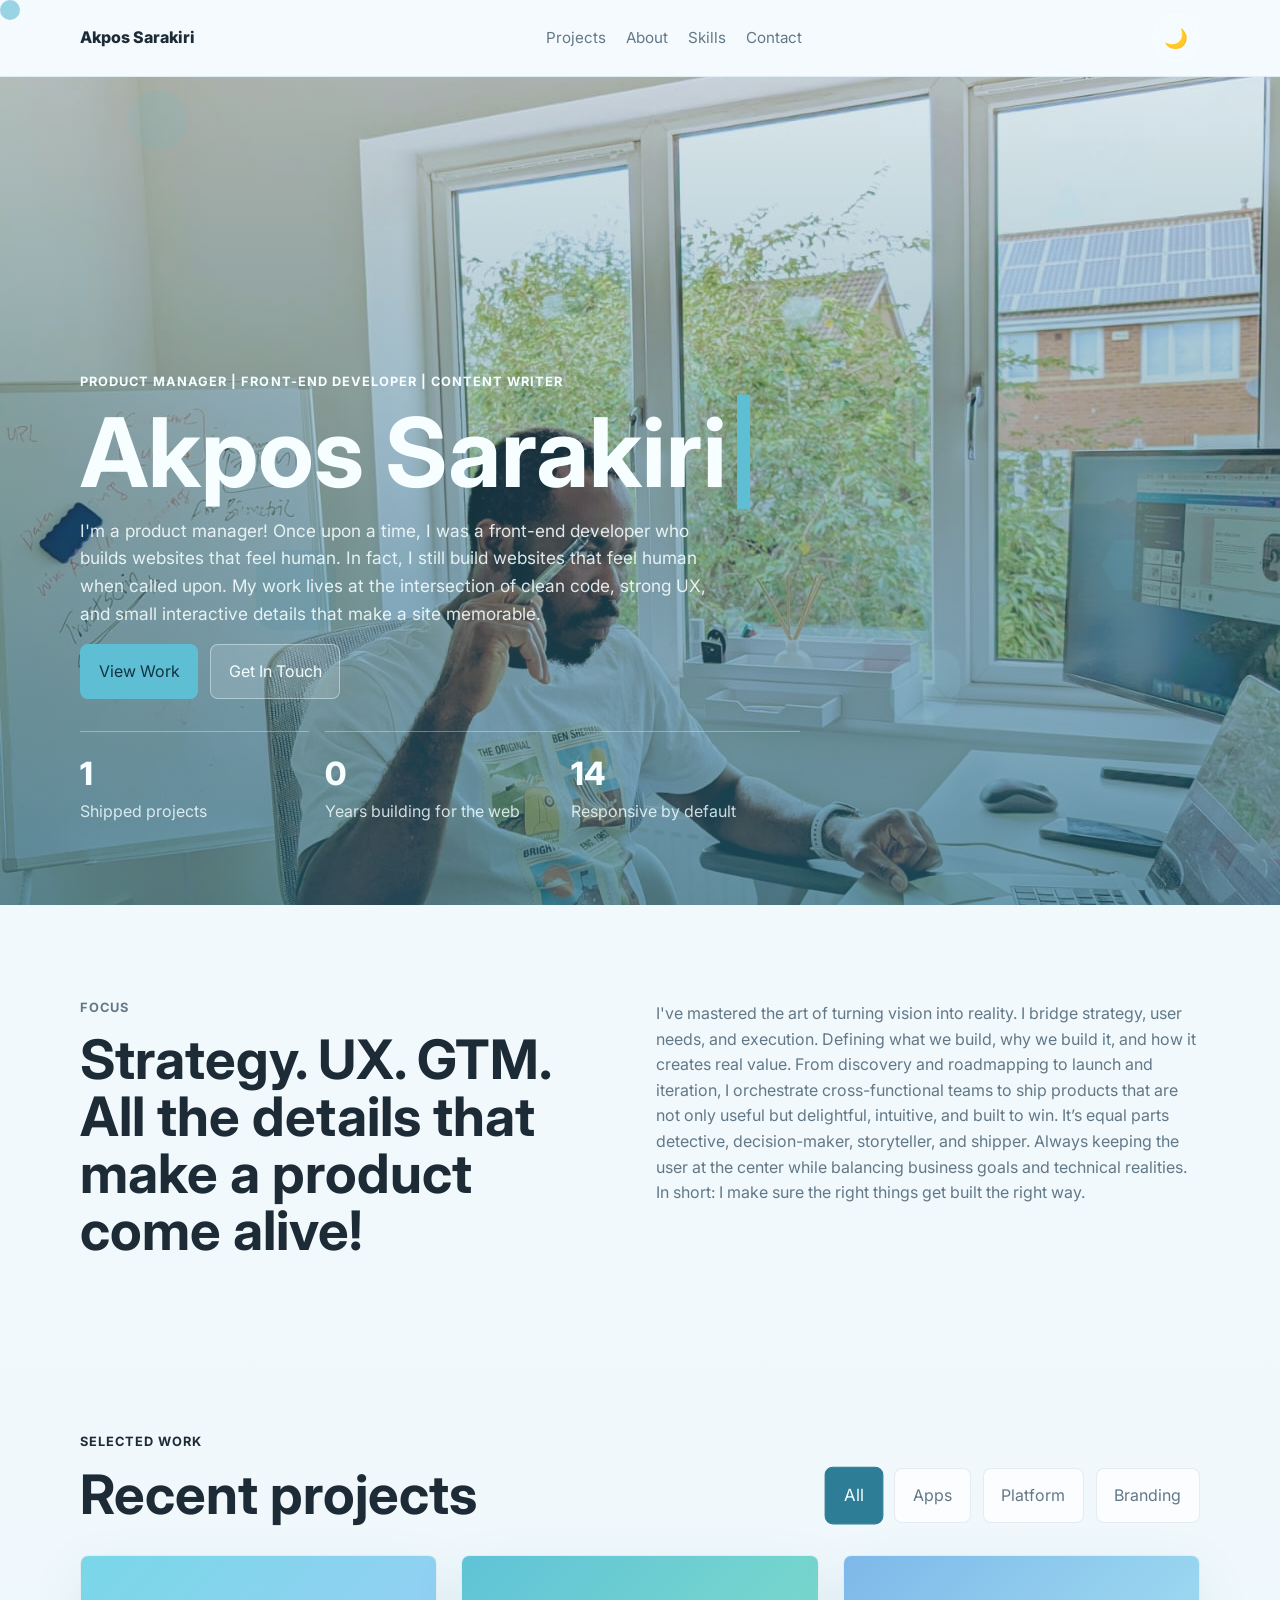
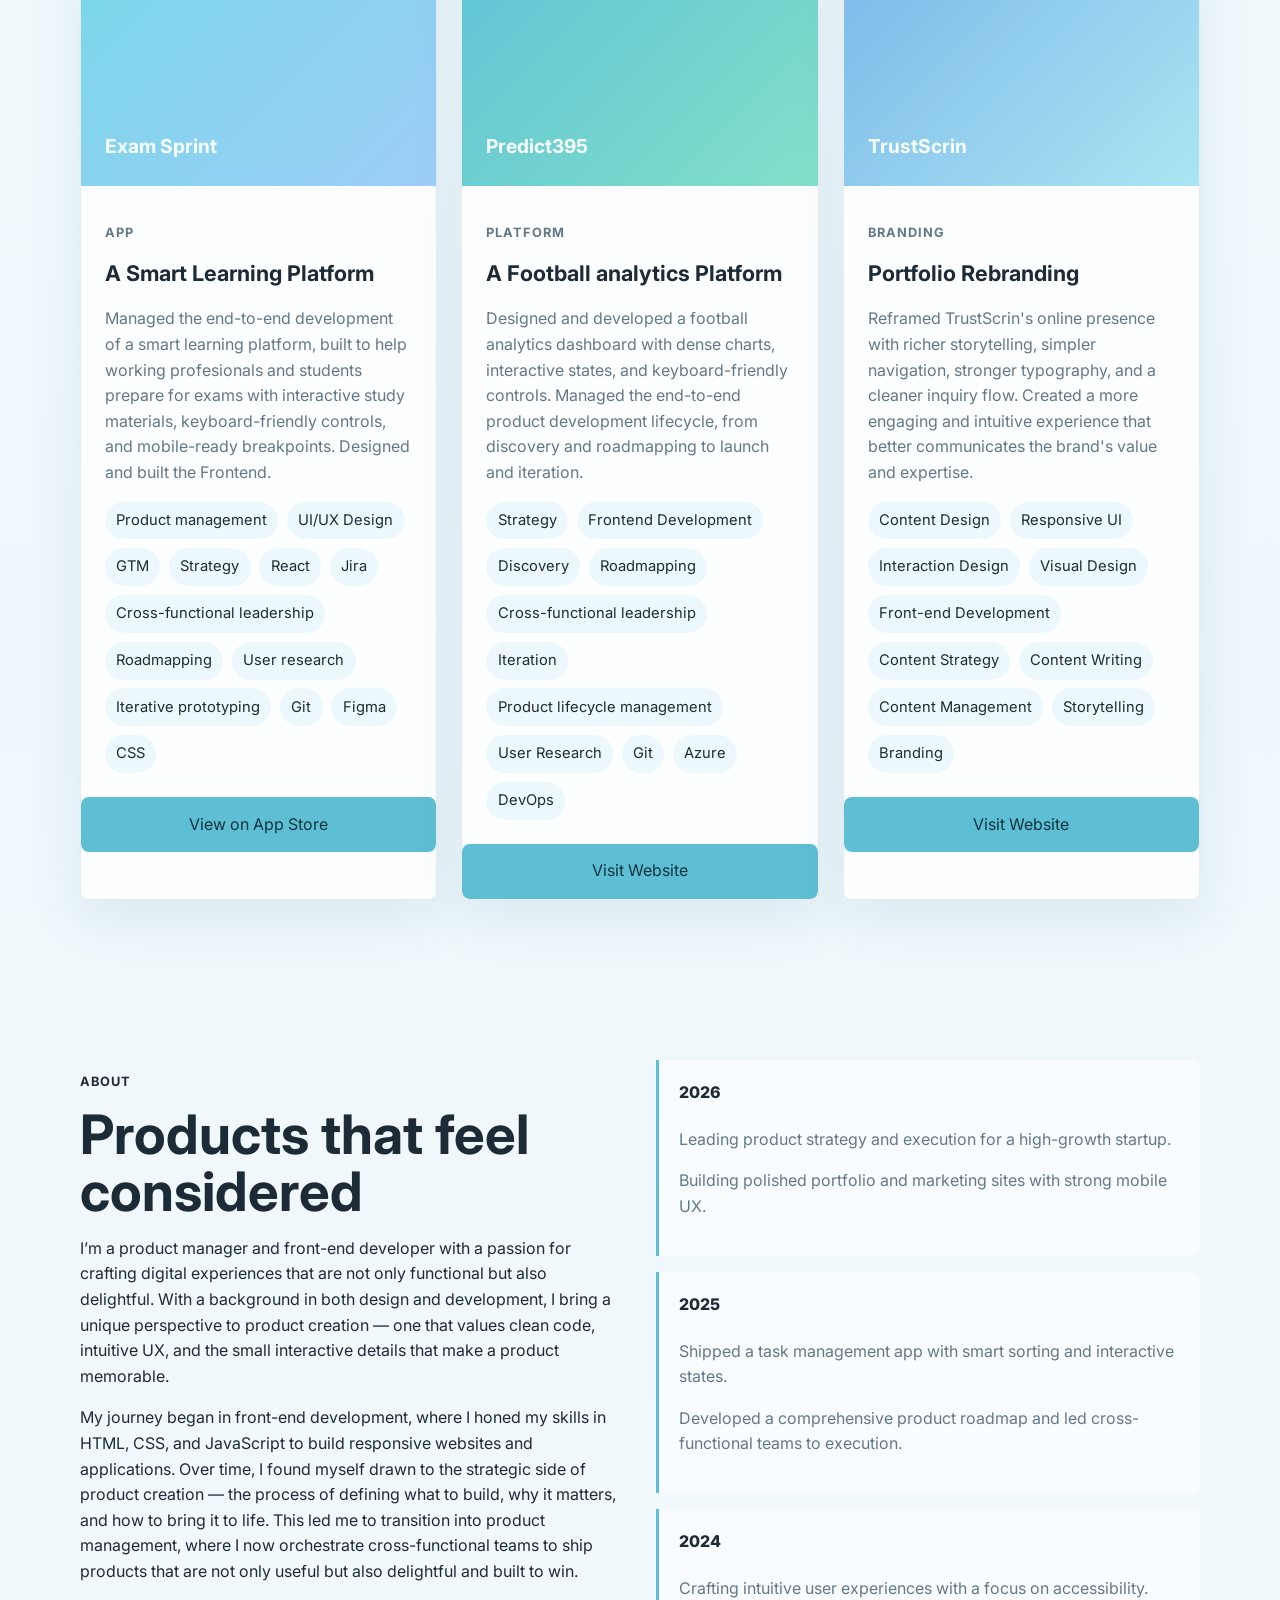
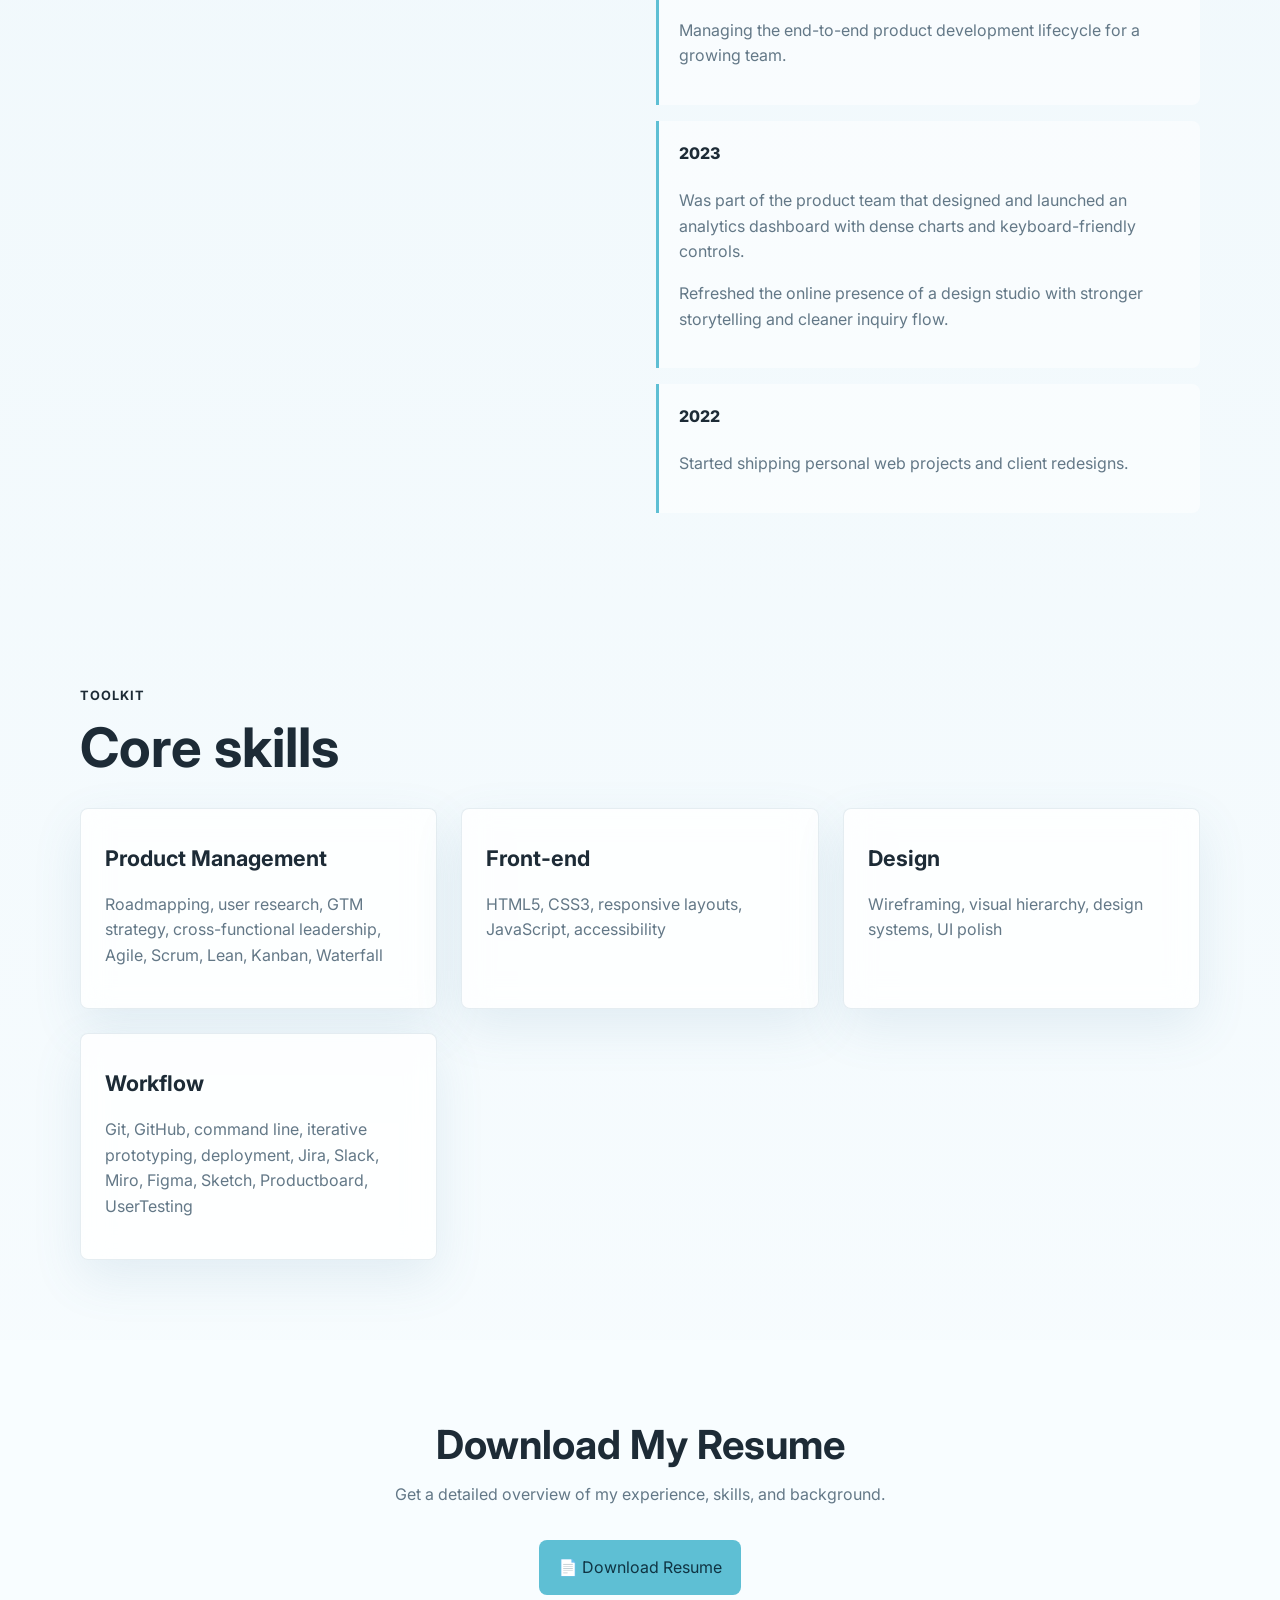
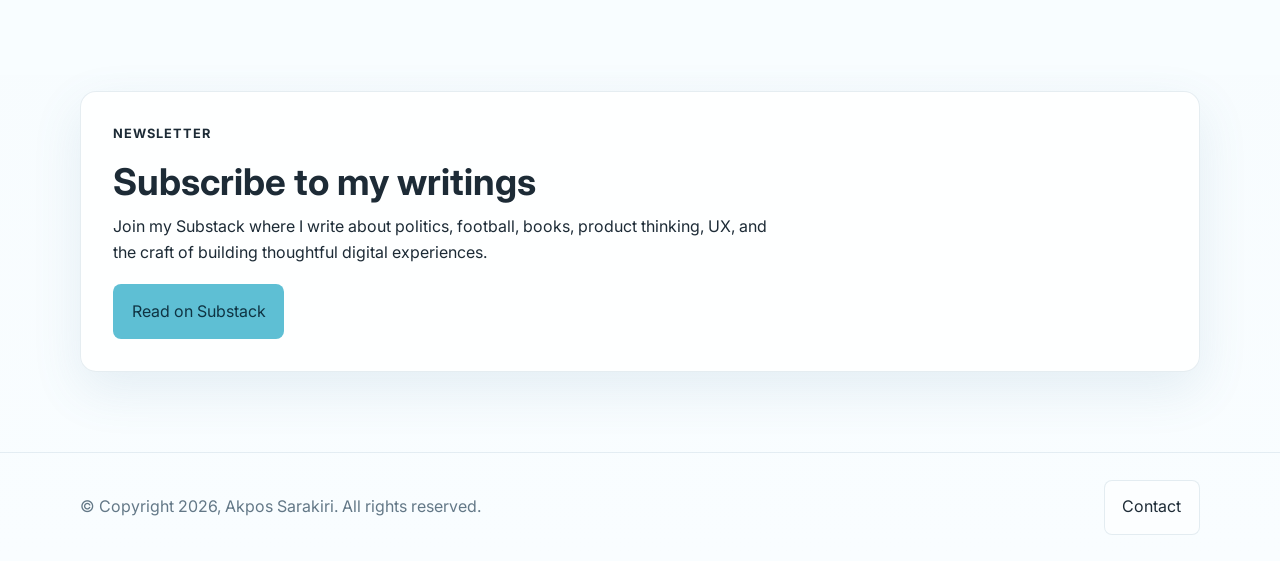
<file: index.html>
<!DOCTYPE html>
<html lang="en">
<head>
  <meta charset="UTF-8">
  <meta name="viewport" content="width=device-width, initial-scale=1.0">
  <title>Akpos Sarakiri</title>
  <link rel="preconnect" href="https://fonts.googleapis.com" />
  <link rel="preconnect" href="https://fonts.gstatic.com" crossorigin />
  <link
    href="https://fonts.googleapis.com/css2?family=Inter:wght@400;500;600;700;800&display=swap"
    rel="stylesheet"
  />
  <link rel="stylesheet" href="styles.css">
</head>
<body>
  <div class="floating-shapes">
    <div class="shape shape-1"></div>
    <div class="shape shape-2"></div>
    <div class="shape shape-3"></div>
    <div class="shape shape-4"></div>
    <div class="shape shape-5"></div>
  </div>

  <header class="site-header">
    <div class="container nav-shell">
      <a class="brand" href="index.html">Akpos Sarakiri</a>
      <nav class="site-nav" aria-label="Primary">
        <a href="#projects">Projects</a>
        <a href="#about">About</a>
        <a href="#skills">Skills</a>
        <a href="contact.html">Contact</a>
      </nav>
      <button class="theme-toggle" aria-label="Toggle theme">
        <span class="theme-icon">🌙</span>
      </button>
    </div>
  </header>

  <main>
    <section class="hero">
      <div class="hero-media">
        <img
          src="images/image1.jpeg"
          alt="Developer workspace with laptop, coffee, and code on screen"
        />
      </div>
      <div class="container hero-content">
        <p class="eyebrow">Product Manager | Front-End Developer | Content Writer</p>
        <h1>Akpos Sarakiri</h1>
        <p class="hero-copy">
          I'm a product manager! Once upon a time, I was a front-end developer who builds websites that feel
          human. In fact, I still build websites that feel
          human when called upon. My work lives at the intersection of clean code, strong UX,
          and small interactive details that make a site memorable. 
        </p>
        <div class="hero-actions">
          <a class="button primary" href="#projects">View Work</a>
          <a class="button secondary" href="contact.html">Get In Touch</a>
        </div>
        <dl class="hero-stats" aria-label="Career highlights">
          <div>
            <dt>12</dt>
            <dd>Shipped projects</dd>
          </div>
          <div>
            <dt>6</dt>
            <dd>Years building for the web</dd>
          </div>
          <div>
            <dt>100%</dt>
            <dd>Responsive by default</dd>
          </div>
        </dl>
      </div>
    </section>

    <section class="section">
      <div class="container highlights">
        <article>
          <p class="section-label">Focus</p>
          <h2>Strategy. UX. GTM.
            All the details that make a product come alive!
          </h2>
        </article>
        <article>
          <p>
            I've mastered the art of turning vision into reality.
            I bridge strategy, user needs, and execution. Defining what we build, 
            why we build it, and how it creates real value. From discovery and roadmapping to launch and iteration, 
            I orchestrate cross-functional teams to ship products that are not only useful but delightful, intuitive, and built to win.
            It’s equal parts detective, decision-maker, storyteller, and shipper. Always keeping the user at the 
            center while balancing business goals and technical realities.
            In short: I make sure the right things get built the right way.
          </p>
        </article>
      </div>
    </section>

    <section class="section" id="projects">
      <div class="container">
        <div class="section-heading">
          <div>
            <p class="section-label">Selected Work</p>
            <h2>Recent projects</h2>
          </div>
          <div class="filter-bar" aria-label="Project filters">
            <button class="filter-chip is-active" data-filter="all">All</button>
            <button class="filter-chip" data-filter="ui">Apps</button>
            <button class="filter-chip" data-filter="app">Platform</button>
            <button class="filter-chip" data-filter="branding">Branding</button>
          </div>
        </div>

        <div class="project-grid">
          <article class="project-card" data-category="ui">
            <div class="project-visual sunset">
              <span>Exam Sprint</span>
            </div>
            <div class="project-copy">
              <p class="project-tag">APP</p>
              <h3>A Smart Learning Platform</h3>
              <p>
                Managed the end-to-end development of a smart learning platform, 
                built to help working profesionals and students prepare for exams with interactive study materials,
                keyboard-friendly controls, and mobile-ready breakpoints. Designed and built the Frontend.
              </p>
              <ul class="meta-list">
                <li>Product management</li>
                <li>UI/UX Design</li>
                <li>GTM</li>
                <li>Strategy</li>
                <li>React</li>
                <li>Jira</li>
                <li>Cross-functional leadership</li>
                <li>Roadmapping</li>
                <li>User research</li>
                <li>Iterative prototyping</li>
                <li>Git</li>
                <li>Figma</li>
                <li>CSS</li>
              </ul>
            </div>
            <div> 
              <a href="https://apps.apple.com/app/id6741679938" target="_blank" rel="noopener noreferrer">
                <span class="button primary full-width">View on App Store</span></a>
            </div>
          </article>

          <article class="project-card" data-category="app">
            <div class="project-visual mint">
              <span>Predict395</span>
            </div>
            <div class="project-copy">
              <p class="project-tag">Platform</p>
              <h3>A Football analytics Platform</h3>
              <p>
                Designed and developed a football analytics dashboard with dense charts, 
                interactive states, and keyboard-friendly controls.
                Managed the end-to-end product development lifecycle,
                from discovery and roadmapping to launch and iteration.
              </p>
              <ul class="meta-list">
                <li>Strategy</li>
                <li>Frontend Development</li>
                <li>Discovery</li>
                <li>Roadmapping</li>
                <li>Cross-functional leadership</li>
                <li>Iteration</li>
                <li>Product lifecycle management</li>
                <li>User Research</li>
                <li>Git</li>
                <li>Azure</li>
                <li>DevOps</li>
              </ul>
            </div>
            <div> 
              <a href="https://predict395.com/" target="_blank" rel="noopener noreferrer">
                <span class="button primary full-width">Visit Website</span></a>
            </div>
          </article>

          <article class="project-card" data-category="branding">
            <div class="project-visual coral">
              <span>TrustScrin</span>
            </div>
            <div class="project-copy">
              <p class="project-tag">Branding</p>
              <h3>Portfolio Rebranding</h3>
              <p>
                Reframed TrustScrin's online presence with richer storytelling, simpler 
                navigation,
                stronger typography, and a cleaner inquiry flow. Created a more engaging and 
                intuitive experience that better communicates the brand's value and expertise.
              </p>
              <ul class="meta-list">
                <li>Content Design</li>
                <li>Responsive UI</li>
                <li>Interaction Design</li>
                <li>Visual Design</li>
                <li>Front-end Development</li>
                <li>Content Strategy</li>
                <li>Content Writing</li>
                <li>Content Management</li>
                <li>Storytelling</li>
                <li>Branding</li>
              </ul>
            </div>
            <div> 
              <a href="https://trustscrin.com/" target="_blank" rel="noopener noreferrer">
                <span class="button primary full-width">Visit Website</span></a>
            </div>
          </article>
        </div>
      </div>
    </section>

    <section class="section" id="about">
      <div class="container split-layout">
        <article>
          <p class="section-label">About</p>
          <h2>Products that feel considered</h2>
          <p>
            I’m a product manager and front-end developer with a passion for
            crafting digital experiences that are not only functional but also
            delightful. With a background in both design and development, I
            bring a unique perspective to product creation — one that values
            clean code, intuitive UX, and the small interactive details that
            make a product memorable.
          </p>
          <p>
            My journey began in front-end development, where I honed my skills
            in HTML, CSS, and JavaScript to build responsive websites and
            applications. Over time, I found myself drawn to the strategic side
            of product creation — the process of defining what to build, why it
            matters, and how to bring it to life. This led me to transition into
            product management, where I now orchestrate cross-functional teams to
            ship products that are not only useful but also delightful and built
            to win.
          </p>
        </article>

        <article class="timeline">
          <div>
            <span>2026</span>
            <p>Leading product strategy and execution for a high-growth startup.</p>
            <p>Building polished portfolio and marketing sites with strong mobile UX.</p>
          </div>
          <div>
            <span>2025</span>
            <p>Shipped a task management app with smart sorting and interactive states.</p>
            <p>Developed a comprehensive product roadmap and led cross-functional teams to execution.</p>
          </div>
          <div>
            <span>2024</span>
            <p>Crafting intuitive user experiences with a focus on accessibility.</p>
            <p>Managing the end-to-end product development lifecycle for a growing team.</p>
          </div>
          <div>
            <span>2023</span>
            <p>Was part of the product team that designed and launched an analytics dashboard with dense charts and keyboard-friendly controls.</p>
            <p>Refreshed the online presence of a design studio with stronger storytelling and cleaner inquiry flow.</p>
          </div>
          <div>
            <span>2022</span>
            <p>Started shipping personal web projects and client redesigns.</p>
          </div>
        </article>
      </div>
    </section>

    <section class="section" id="skills">
      <div class="container">
        <div class="section-heading">
          <div>
            <p class="section-label">Toolkit</p>
            <h2>Core skills</h2>
          </div>
        </div>
        <div class="skills-grid">
          <article>
            <h3>Product Management</h3>
            <p>Roadmapping, user research, GTM strategy, cross-functional leadership, Agile, Scrum, Lean, Kanban, Waterfall</p>
          </article>
          <article>
            <h3>Front-end</h3>
            <p>HTML5, CSS3, responsive layouts, JavaScript, accessibility</p>
          </article>
          <article>
            <h3>Design</h3>
            <p>Wireframing, visual hierarchy, design systems, UI polish</p>
          </article>
          <article>
            <h3>Workflow</h3>
            <p>Git, GitHub, command line, iterative prototyping, deployment, Jira, Slack, Miro, Figma, Sketch, Productboard, UserTesting</p>
          </article>
        </div>
      </div>
    </section>

    <section class="section resume-section">
        <div class="container">
          <div class="resume-content">
            <h2>Download My Resume</h2>
            <p>Get a detailed overview of my experience, skills, and background.</p>
            <a class="button primary" href="https://1drv.ms/w/c/75dd874f5d4f0aeb/IQAN1BbffkNaRaN0YZNN8vuVAbMzT3LTX6f__LPYfrkF7ro?e=xX52eF" target="_blank" rel="noopener noreferrer" download>
              <span>📄 Download Resume</span>
            </a>
          </div>
        </div>
      </section>

      <section class="section newsletter-section" aria-labelledby="newsletter-heading">
    <div class="container">
      <article class="newsletter-card">
        <p class="section-label">Newsletter</p>
        <h2 id="newsletter-heading">Subscribe to my writings</h2>
        <p>
          Join my Substack where I write about politics, football, books, product thinking, UX, and the craft of building thoughtful digital experiences.
        </p>
        <a class="button primary" href="https://akpossarakiri.substack.com/" target="_blank" rel="noopener noreferrer">
          Read on Substack
        </a>
      </article>
    </div>
  </section>

  </main>

  <footer class="site-footer">
    <div class="container footer-shell">
      <div>
        <p>&copy; Copyright 2026, Akpos Sarakiri. All rights reserved.</p>
      </div>
      <a class="button tertiary" href="contact.html">Contact</a>
    </div>
  </footer>

  <button class="back-to-top" aria-label="Back to top">
    <span>↑</span>
  </button>

  <script src="script.js"></script>
</body>
</html>
</file>
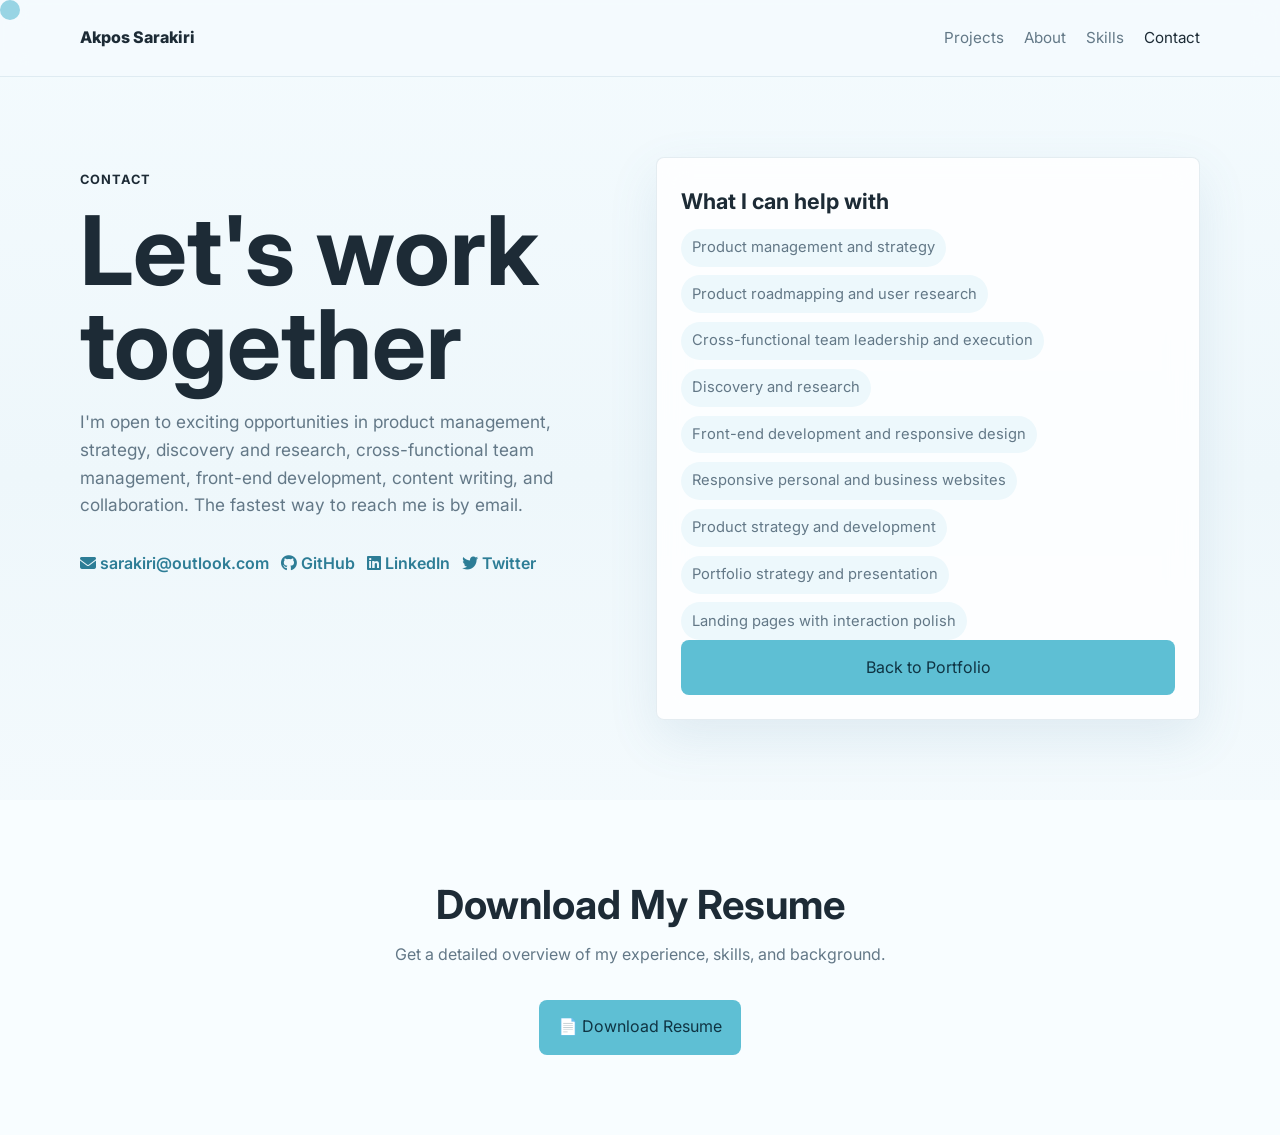
<file: contact.html>
<!DOCTYPE html>
<html lang="en">
  <head>
    <meta charset="UTF-8" />
    <meta name="viewport" content="width=device-width, initial-scale=1.0" />
    <title>Contact | Akpos Sarakiri</title>
    <meta
      name="description"
      content="Contact Akpos Sarakiri for front-end development, portfolio design, and web UI work."
    />
    <link rel="preconnect" href="https://fonts.googleapis.com" />
    <link rel="preconnect" href="https://fonts.gstatic.com" crossorigin />
    <link
      href="https://fonts.googleapis.com/css2?family=Inter:wght@400;500;600;700;800&display=swap"
      rel="stylesheet"
    />
    <link rel="stylesheet" href="https://cdnjs.cloudflare.com/ajax/libs/font-awesome/6.4.0/css/all.min.css" />
    <link rel="stylesheet" href="styles.css" />
  </head>
  <body>
    <header class="site-header">
      <div class="container nav-shell">
        <a class="brand" href="index.html">Akpos Sarakiri</a>
        <nav class="site-nav" aria-label="Primary">
          <a href="index.html#projects">Projects</a>
          <a href="index.html#about">About</a>
          <a href="index.html#skills">Skills</a>
          <a href="contact.html" aria-current="page">Contact</a>
        </nav>
      </div>
    </header>

    <main class="contact-main">
      <section class="section">
        <div class="container contact-layout">
          <article>
            <p class="section-label">Contact</p>
            <h1>Let's work together</h1>
            <p class="contact-copy">
              I'm open to exciting opportunities in product management, strategy, discovery and research, 
              cross-functional team management, front-end development, content writing, and collaboration. The fastest way to reach me is by email.
            </p>
            <div class="contact-list">
              <a href="mailto:sarakiri@outlook.com"><i class="fas fa-envelope"></i> sarakiri@outlook.com</a>
              <a href="https://github.com/sarakiriakpos" target="_blank" rel="noopener noreferrer"><i class="fab fa-github"></i> GitHub</a>
              <a href="https://www.linkedin.com/in/akpoezoukumor-sarakiri-20a10b51/" target="_blank" rel="noopener noreferrer"><i class="fab fa-linkedin"></i> LinkedIn</a>
              <a href="https://twitter.com/Sarak_AK47" target="_blank" rel="noopener noreferrer"><i class="fab fa-twitter"></i> Twitter</a>
            </div>
          </article>

          <aside class="contact-panel">
            <h2>What I can help with</h2>
            <ul class="contact-points">
              <li>Product management and strategy</li>
              <li>Product roadmapping and user research</li>
              <li>Cross-functional team leadership and execution</li>
              <li>Discovery and research</li>
              <li>Front-end development and responsive design</li>
              <li>Responsive personal and business websites</li>
              <li>Product strategy and development</li>
              <li>Portfolio strategy and presentation</li>
              <li>Landing pages with interaction polish</li>
            </ul>
            <a class="button primary full-width" href="index.html">Back to Portfolio</a>
          </aside>
        </div>
      </section>

      <section class="section resume-section">
        <div class="container">
          <div class="resume-content">
            <h2>Download My Resume</h2>
            <p>Get a detailed overview of my experience, skills, and background.</p>
            <a class="button primary" href="https://1drv.ms/w/c/75dd874f5d4f0aeb/IQAN1BbffkNaRaN0YZNN8vuVAbMzT3LTX6f__LPYfrkF7ro?e=xX52eF" target="_blank" rel="noopener noreferrer" download>
              <span>📄 Download Resume</span>
            </a>
          </div>
        </div>
      </section>
    </main>
    <script src="script.js"></script>
  </body>
</html>
</file>
<file: styles.css>
:root {
  --bg: #eef7fb;
  --surface: #f8fdff;
  --surface-strong: rgba(255, 255, 255, 0.82);
  --text: #1d2b36;
  --muted: #637887;
  --border: rgba(78, 126, 154, 0.14);
  --accent: #5ebfd4;
  --accent-deep: #2d7d96;
  --accent-soft: #9ee3ef;
  --shadow: 0 18px 50px rgba(83, 133, 163, 0.12);
}

*,
*::before,
*::after {
  box-sizing: border-box;
}

html {
  scroll-behavior: smooth;
}

body {
  margin: 0;
  font-family: "Inter", sans-serif;
  background: var(--bg);
  color: var(--text);
  line-height: 1.6;
  background-image: linear-gradient(180deg, #f4fbfe 0%, #eef7fb 42%, #f9fdff 100%);
}

img {
  display: block;
  max-width: 100%;
}

a {
  color: inherit;
  text-decoration: none;
}

button,
input,
textarea {
  font: inherit;
}

.container {
  width: min(1120px, calc(100% - 2rem));
  margin: 0 auto;
}

.site-header {
  position: sticky;
  top: 0;
  z-index: 20;
  -webkit-backdrop-filter: blur(12px);
  backdrop-filter: blur(12px);
  background: rgba(244, 251, 254, 0.8);
  border-bottom: 1px solid rgba(78, 126, 154, 0.12);
}

.nav-shell,
.footer-shell {
  display: flex;
  align-items: center;
  justify-content: space-between;
  gap: 1rem;
  min-height: 76px;
}

.brand,
.footer-name,
h1,
h2,
h3,
dt {
  letter-spacing: 0;
}

.brand {
  font-size: 1rem;
  font-weight: 800;
}

.site-nav {
  display: flex;
  flex-wrap: wrap;
  gap: 1.25rem;
}

.site-nav a {
  color: var(--muted);
  font-size: 0.95rem;
}

.site-nav a[aria-current="page"],
.site-nav a:hover,
.site-nav a:focus-visible {
  color: var(--text);
}

.hero {
  position: relative;
  min-height: 92vh;
  display: flex;
  align-items: end;
  overflow: hidden;
}

.hero::after {
  content: "";
  position: absolute;
  inset: 0;
  background:
    linear-gradient(180deg, rgba(134, 216, 232, 0.12), rgba(45, 125, 150, 0.5)),
    linear-gradient(0deg, rgba(16, 43, 58, 0.28), rgba(16, 43, 58, 0.08));
}

.hero-media {
  position: absolute;
  inset: 0;
}

.hero-media img {
  width: 100%;
  height: 100%;
  object-fit: cover;
}

.hero-content {
  position: relative;
  z-index: 1;
  color: #f6feff;
  padding: 9rem 0 4rem;
}

.contact-section {
  position: relative;
  min-height: 80vh;
  display: flex;
  align-items: center;
  overflow: hidden;
  padding: 0;
}

.contact-section::after {
  content: "";
  position: absolute;
  inset: 0;
  background:
    linear-gradient(180deg, rgba(134, 216, 232, 0.12), rgba(45, 125, 150, 0.5)),
    linear-gradient(0deg, rgba(16, 43, 58, 0.28), rgba(16, 43, 58, 0.08));
}

.contact-media {
  position: absolute;
  inset: 0;
}

.contact-media img {
  width: 100%;
  height: 100%;
  object-fit: cover;
}

.contact-content {
  position: relative;
  z-index: 1;
  color: #f6feff;
  text-align: center;
}

.eyebrow,
.section-label,
.project-tag {
  text-transform: uppercase;
  font-size: 0.8rem;
  font-weight: 700;
  letter-spacing: 0.08em;
}

.hero h1,
.contact-layout h1 {
  font-size: clamp(3rem, 8vw, 6rem);
  line-height: 0.98;
  margin: 0 0 1rem;
}

.hero-copy,
.contact-copy {
  max-width: 640px;
  font-size: 1.08rem;
}

.hero-copy {
  color: rgba(246, 254, 255, 0.88);
}

.contact-copy {
  color: var(--muted);
}

.contact-form {
  display: flex;
  flex-direction: column;
  gap: 1rem;
  max-width: 600px;
  margin: 2rem auto 0;
}

.contact-form input,
.contact-form textarea {
  padding: 0.85rem 1rem;
  border: 1px solid rgba(244, 254, 255, 0.42);
  border-radius: 8px;
  background: rgba(248, 253, 255, 0.14);
  color: #f6feff;
  font-size: 1rem;
}

.contact-form input::placeholder,
.contact-form textarea::placeholder {
  color: rgba(244, 254, 255, 0.6);
}

.contact-form textarea {
  min-height: 150px;
  resize: vertical;
}

.contact-form button {
  align-self: center;
  margin-top: 1rem;
}

.hero-actions,
.filter-bar,
.contact-list {
  display: flex;
  flex-wrap: wrap;
  gap: 0.75rem;
}

.button,
.filter-chip {
  display: inline-flex;
  align-items: center;
  justify-content: center;
  min-height: 48px;
  padding: 0.85rem 1.1rem;
  border-radius: 8px;
  border: 1px solid transparent;
  transition: transform 160ms ease, background-color 160ms ease, color 160ms ease,
    border-color 160ms ease;
}

.button:hover,
.button:focus-visible,
.filter-chip:hover,
.filter-chip:focus-visible {
  transform: translateY(-1px);
}

.primary {
  background: var(--accent);
  color: #0f3443;
}

.secondary {
  background: rgba(248, 253, 255, 0.14);
  color: #f4feff;
  border-color: rgba(244, 254, 255, 0.42);
}

.tertiary {
  background: rgba(255, 255, 255, 0.5);
  border-color: var(--border);
}

.hero-stats {
  display: grid;
  grid-template-columns: repeat(3, minmax(0, 1fr));
  gap: 1rem;
  margin-top: 2rem;
  max-width: 720px;
}

.hero-stats div {
  padding-top: 1rem;
  border-top: 1px solid rgba(244, 254, 255, 0.34);
  transition: all 0.3s ease;
  cursor: pointer;
}

.hero-stats div:hover {
  transform: translateY(-5px);
  border-top-color: var(--accent);
}

.hero-stats div:hover dt {
  animation: pulse 0.6s ease-in-out;
}

@keyframes pulse {
  0% { transform: scale(1); }
  50% { transform: scale(1.1); }
  100% { transform: scale(1); }
}

.hero-stats dt {
  font-size: 2rem;
  font-weight: 800;
}

.hero-stats dd {
  margin: 0;
  color: rgba(244, 254, 255, 0.82);
}

.section {
  padding: 5rem 0;
}

.highlights,
.split-layout,
.contact-layout {
  display: grid;
  grid-template-columns: repeat(2, minmax(0, 1fr));
  gap: 2rem;
  align-items: start;
}

.section-heading {
  display: flex;
  align-items: end;
  justify-content: space-between;
  gap: 1.5rem;
  margin-bottom: 2rem;
}

.section h2 {
  margin: 0.25rem 0 0;
  font-size: clamp(2rem, 5vw, 3.4rem);
  line-height: 1.05;
}

.filter-chip {
  background: rgba(255, 255, 255, 0.75);
  border-color: var(--border);
  cursor: pointer;
  color: var(--muted);
}

.filter-chip.is-active {
  background: var(--accent-deep);
  color: #f5feff;
  border-color: var(--accent-deep);
}

.project-grid,
.skills-grid {
  display: grid;
  grid-template-columns: repeat(3, minmax(0, 1fr));
  gap: 1.5rem;
}

.project-card,
.skills-grid article,
.contact-panel {
  background: var(--surface-strong);
  border: 1px solid var(--border);
  border-radius: 8px;
  overflow: hidden;
  box-shadow: var(--shadow);
  -webkit-backdrop-filter: blur(14px);
  backdrop-filter: blur(14px);
}

.project-card.is-hidden {
  display: none;
}

.project-visual {
  min-height: 230px;
  padding: 1.5rem;
  display: flex;
  align-items: end;
  font-size: 1.2rem;
  font-weight: 700;
  color: #f8feff;
}

.sunset {
  background: linear-gradient(135deg, #79d7e8, #9dcdf8);
}

.mint {
  background: linear-gradient(135deg, #60c3d7, #82e0c8);
}

.coral {
  background: linear-gradient(135deg, #7eb8ea, #a8e6f2);
}

.project-copy,
.skills-grid article,
.contact-panel {
  padding: 1.5rem;
}

.project-copy h3,
.skills-grid h3,
.contact-panel h2 {
  margin: 0.5rem 0;
  font-size: 1.35rem;
}

.meta-list,
.contact-points {
  display: flex;
  flex-wrap: wrap;
  gap: 0.55rem;
  list-style: none;
  padding: 0;
  margin: 1rem 0 0;
}

.meta-list li,
.contact-points li {
  padding: 0.45rem 0.7rem;
  border-radius: 999px;
  background: #edf8fc;
  font-size: 0.92rem;
  transition: all 0.2s ease;
  cursor: pointer;
}

.meta-list li:hover,
.contact-points li:hover {
  transform: scale(1.1);
  background: var(--accent);
  color: #0f3443;
  box-shadow: 0 4px 12px rgba(94, 191, 212, 0.3);
}

.timeline {
  display: grid;
  gap: 1rem;
}

.timeline div {
  padding: 1.25rem;
  border-left: 3px solid var(--accent);
  background: rgba(255, 255, 255, 0.52);
  border-radius: 0 8px 8px 0;
}

.timeline span {
  display: inline-block;
  margin-bottom: 0.35rem;
  font-weight: 800;
}

.skills-grid article p,
.project-copy p,
.timeline p,
.highlights p,
.contact-panel li,
.site-footer p {
  color: var(--muted);
}

.site-footer {
  padding: 1rem 0;
  border-top: 1px solid rgba(78, 126, 154, 0.12);
}

.newsletter-section {
  padding-top: 1rem;
}

.newsletter-card {
  padding: 2rem;
  background: var(--surface-strong);
  border: 1px solid var(--border);
  border-radius: 16px;
  box-shadow: var(--shadow);
  -webkit-backdrop-filter: blur(14px);
  backdrop-filter: blur(14px);
}

.newsletter-card h2 {
  margin: 0.35rem 0 0.75rem;
  font-size: clamp(1.6rem, 3vw, 2.3rem);
}

.newsletter-card p {
  margin: 0 0 1.2rem;
  max-width: 680px;
}

/* Interactive Elements */
.mouse-follower {
  position: fixed;
  width: 20px;
  height: 20px;
  background: var(--accent);
  border-radius: 50%;
  pointer-events: none;
  z-index: 9999;
  opacity: 0.6;
  transition: transform 0.1s ease;
  mix-blend-mode: multiply;
}

.scroll-progress {
  position: fixed;
  top: 0;
  left: 0;
  height: 4px;
  background: linear-gradient(90deg, var(--accent), var(--accent-deep));
  z-index: 1000;
  transition: width 0.1s ease;
}

/* Scroll Animations */
.section,
.project-card,
.skills-grid article,
.timeline div {
  opacity: 0;
  transform: translateY(30px);
  transition: opacity 0.8s ease, transform 0.8s ease;
}

.section.animate-in,
.project-card.animate-in,
.skills-grid article.animate-in,
.timeline div.animate-in {
  opacity: 1;
  transform: translateY(0);
}

/* Enhanced Project Card Hover Effects */
.project-card {
  transition: transform 0.3s ease, box-shadow 0.3s ease, border-color 0.3s ease;
  cursor: pointer;
}

.project-card:hover {
  border-color: var(--accent);
}

/* Button hover enhancements */
.button:hover {
  transform: translateY(-2px);
  box-shadow: 0 8px 25px rgba(94, 191, 212, 0.3);
}

.primary:hover {
  background: var(--accent-deep);
}

.secondary:hover {
  background: rgba(248, 253, 255, 0.25);
  border-color: rgba(244, 254, 255, 0.6);
}

/* Timeline interactive elements */
.timeline div {
  transition: all 0.3s ease;
  cursor: pointer;
}

.timeline div:hover {
  background: rgba(255, 255, 255, 0.8);
  border-left-color: var(--accent-deep);
  transform: translateX(8px);
}

/* Skills grid hover effects */
.skills-grid article {
  transition: all 0.3s ease;
}

.skills-grid article:hover {
  transform: translateY(-4px);
  box-shadow: 0 20px 40px rgba(83, 133, 163, 0.15);
}

/* Filter chip enhancements */
.filter-chip {
  transition: all 0.2s ease;
}

.filter-chip:hover {
  transform: translateY(-1px) scale(1.05);
}

.filter-chip.is-active {
  transform: scale(1.05);
}

/* Hero stats animation */
.hero-stats dt {
  transition: color 0.3s ease;
}

.hero-stats div:hover dt {
  color: var(--accent);
}

/* Typing animation cursor */
.hero h1::after {
  content: '|';
  animation: blink 1s infinite;
  color: var(--accent);
}

@keyframes blink {
  0%, 50% { opacity: 1; }
  51%, 100% { opacity: 0; }
}

/* Theme Toggle */
.theme-toggle {
  background: rgba(255, 255, 255, 0.1);
  border: 1px solid rgba(255, 255, 255, 0.2);
  border-radius: 50%;
  width: 48px;
  height: 48px;
  display: flex;
  align-items: center;
  justify-content: center;
  cursor: pointer;
  transition: all 0.3s ease;
  color: var(--text);
}

.theme-toggle:hover {
  background: rgba(255, 255, 255, 0.2);
  transform: scale(1.1);
}

.theme-icon {
  font-size: 1.2rem;
  transition: transform 0.3s ease;
}

/* Back to Top Button */
.back-to-top {
  position: fixed;
  bottom: 2rem;
  right: 2rem;
  width: 56px;
  height: 56px;
  background: var(--accent);
  border: none;
  border-radius: 50%;
  color: #0f3443;
  font-size: 1.5rem;
  font-weight: bold;
  cursor: pointer;
  opacity: 0;
  visibility: hidden;
  transition: all 0.3s ease;
  z-index: 100;
  box-shadow: 0 4px 20px rgba(94, 191, 212, 0.3);
}

.back-to-top.visible {
  opacity: 1;
  visibility: visible;
}

.back-to-top:hover {
  transform: translateY(-2px) scale(1.1);
  box-shadow: 0 8px 30px rgba(94, 191, 212, 0.4);
}

/* Dark Mode Styles */
body.dark-mode {
  --bg: #0f1419;
  --surface: #1a1f26;
  --surface-strong: rgba(26, 31, 38, 0.9);
  --text: #e8f4f8;
  --muted: #94a3b8;
  --border: rgba(56, 75, 102, 0.3);
  --accent: #3b82f6;
  --accent-deep: #1d4ed8;
  --accent-soft: #60a5fa;
  --shadow: 0 18px 50px rgba(0, 0, 0, 0.3);
}

body.dark-mode .site-header {
  background: rgba(15, 20, 25, 0.8);
  border-bottom-color: rgba(56, 75, 102, 0.3);
}

body.dark-mode .hero::after {
  background:
    linear-gradient(180deg, rgba(59, 130, 246, 0.1), rgba(29, 78, 216, 0.3)),
    linear-gradient(0deg, rgba(15, 20, 25, 0.6), rgba(15, 20, 25, 0.2));
}

body.dark-mode .project-card,
body.dark-mode .skills-grid article,
body.dark-mode .contact-panel {
  background: var(--surface-strong);
  border-color: var(--border);
}

body.dark-mode .timeline div {
  background: rgba(26, 31, 38, 0.6);
}

body.dark-mode .meta-list li,
body.dark-mode .contact-points li {
  background: rgba(56, 75, 102, 0.2);
  color: var(--muted);
}

body.dark-mode .filter-chip {
  background: rgba(26, 31, 38, 0.8);
  border-color: var(--border);
  color: var(--muted);
}

body.dark-mode .filter-chip.is-active {
  background: var(--accent-deep);
  color: #f5feff;
}

body.dark-mode .mouse-follower {
  background: var(--accent);
  mix-blend-mode: screen;
}

/* Floating Shapes Animation */
.floating-shapes {
  position: fixed;
  top: 0;
  left: 0;
  width: 100%;
  height: 100%;
  pointer-events: none;
  z-index: 1;
  overflow: hidden;
}

.shape {
  position: absolute;
  opacity: 0.1;
  animation: float 20s infinite linear;
}

.shape-1 {
  top: 10%;
  left: 10%;
  width: 60px;
  height: 60px;
  background: var(--accent);
  border-radius: 50%;
  animation-delay: 0s;
}

.shape-2 {
  top: 20%;
  right: 15%;
  width: 40px;
  height: 40px;
  background: var(--accent-soft);
  clip-path: polygon(50% 0%, 0% 100%, 100% 100%);
  animation-delay: -5s;
}

.shape-3 {
  bottom: 30%;
  left: 20%;
  width: 80px;
  height: 80px;
  background: var(--accent-deep);
  border-radius: 20px;
  animation-delay: -10s;
}

.shape-4 {
  top: 60%;
  right: 10%;
  width: 50px;
  height: 50px;
  background: var(--accent);
  clip-path: polygon(25% 0%, 75% 0%, 100% 50%, 75% 100%, 25% 100%, 0% 50%);
  animation-delay: -15s;
}

.shape-5 {
  bottom: 20%;
  right: 25%;
  width: 70px;
  height: 70px;
  background: var(--accent-soft);
  border-radius: 50% 20px;
  animation-delay: -20s;
}

@keyframes float {
  0% {
    transform: translateY(0px) rotate(0deg);
  }
  33% {
    transform: translateY(-30px) rotate(120deg);
  }
  66% {
    transform: translateY(20px) rotate(240deg);
  }
  100% {
    transform: translateY(0px) rotate(360deg);
  }
}

/* Responsive adjustments for floating shapes */
@media (max-width: 768px) {
  .shape-1, .shape-2, .shape-3, .shape-4, .shape-5 {
    display: none;
  }
}

.contact-main {
  min-height: calc(100vh - 76px);
  display: grid;
  align-items: center;
}

.contact-list {
  margin-top: 2rem;
}

.contact-list a {
  font-weight: 600;
  color: var(--accent-deep);
}

.full-width {
  width: 100%;
}

@media (max-width: 900px) {
  .hero {
    min-height: 60vh;
  }

  .hero-content {
    padding-top: 8rem;
  }

  .contact-section {
    min-height: 60vh;
    padding: 5rem 0;
  }

  .section-heading,
  .highlights,
  .split-layout,
  .contact-layout,
  .project-grid,
  .skills-grid {
    grid-template-columns: 1fr;
  }

  .section-heading {
    align-items: start;
  }
}

@media (max-width: 640px) {
  .nav-shell,
  .footer-shell {
    min-height: 60px;
    padding: 1rem 0;
    align-items: start;
    flex-direction: column;
  }

  .hero-copy,
  .contact-copy {
    font-size: 1rem;
  }

  .hero-stats {
    grid-template-columns: 1fr;
  }

  .button,
  .filter-chip {
    width: auto;
  }
}

/* Resume Section */
.resume-section {
  background: var(--surface);
  text-align: center;
}

.resume-content {
  max-width: 600px;
  margin: 0 auto;
}

.resume-content h2 {
  margin-bottom: 1rem;
  font-size: 2.5rem;
}

.resume-content p {
  margin-bottom: 2rem;
  color: var(--muted);
}

.resume-content .button {
  display: inline-flex;
  align-items: center;
  gap: 0.5rem;
}
</file>
